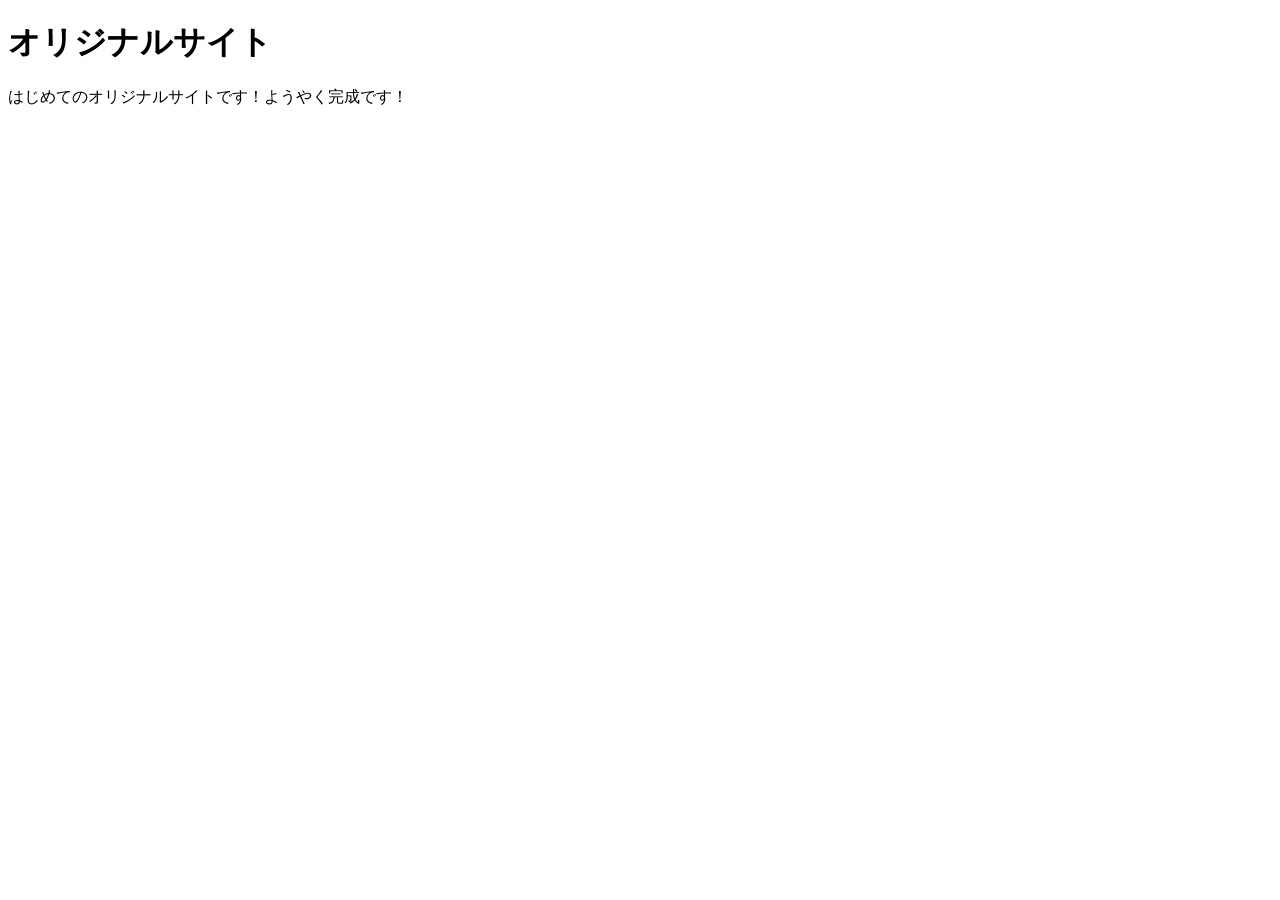
<file: index.html>
<!DOCTYPE html>
<html lang="ja">
<head>
  <meta charset="UTF-8">
  <meta name="viewport" content="width=device-width, initial-scale=1.0">
  <title>オリジナルサイト</title>
</head>
<body>
  <h1>オリジナルサイト</h1>
  <p>はじめてのオリジナルサイトです！ようやく完成です！</p>
</body>
</html>
</file>
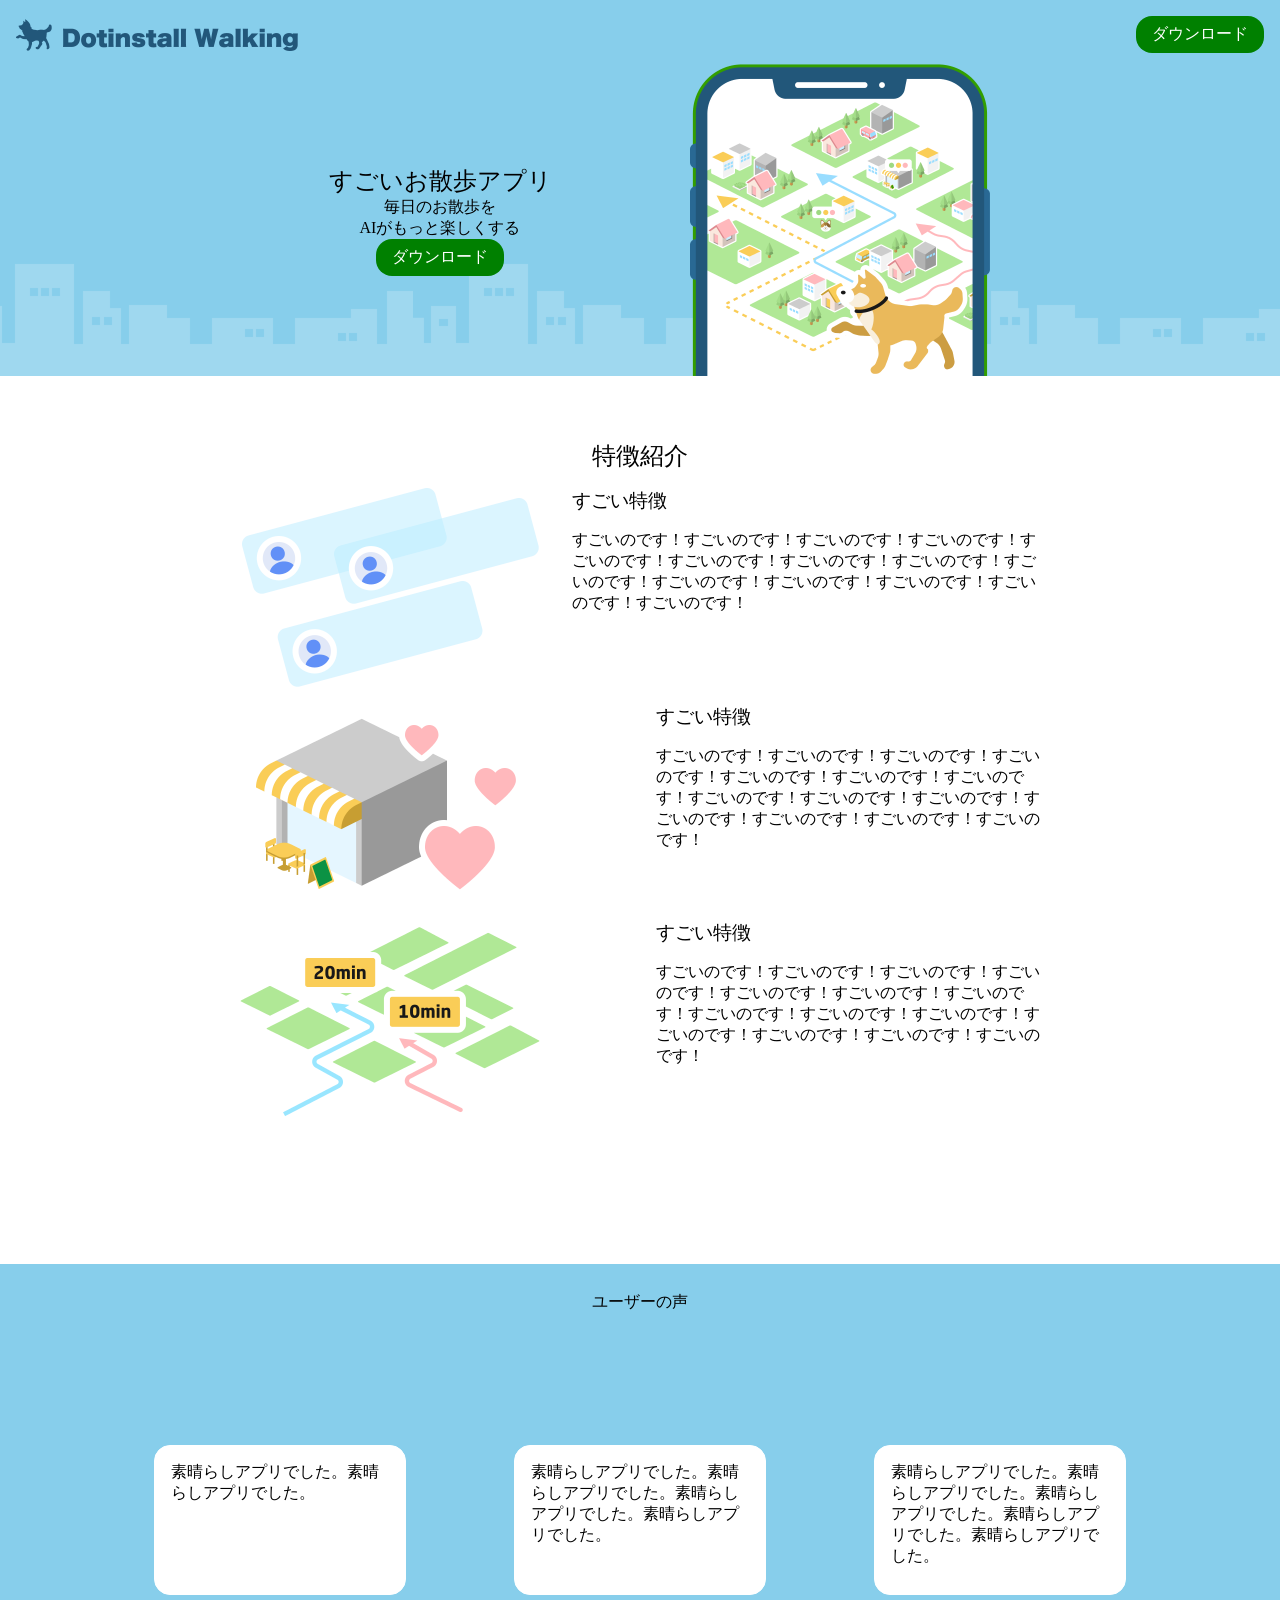
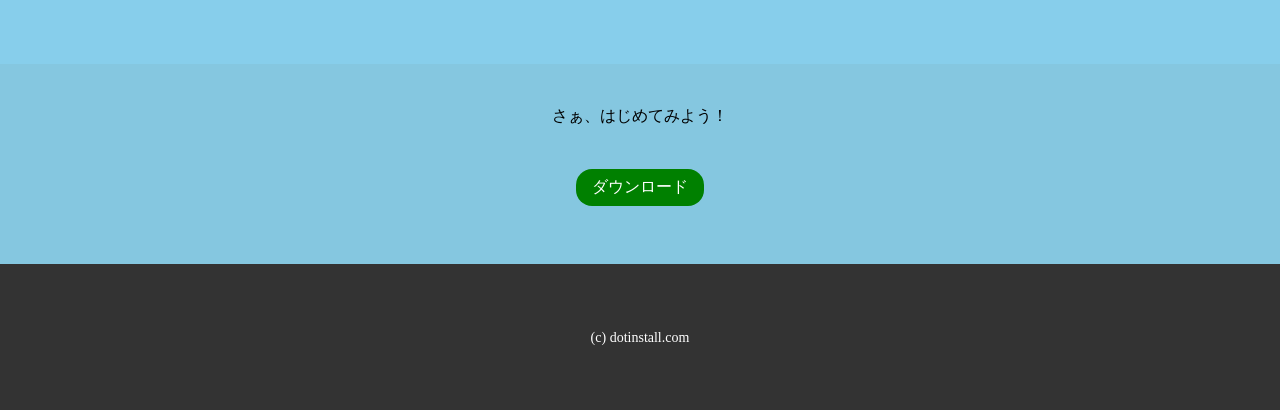
<file: MyWalkingApp/index.html>
<!DOCTYPE html>
<html lang="ja">
<head>
  <meta charset="UTF-8">
  <meta http-equiv="X-UA-Compatible" content="IE=edge">
  <meta name="viewport" content="width=device-width, initial-scale=1.0">
  <title>Dotinstall Walking - すごいお散歩アプリ</title>
  <link rel="icon" href="favicon.png" class="logo-sp">
  <link rel="stylesheet" href="style.css" class="logo-pc">
  <link rel="stylesheet" href="https://cdn.jsdelivr.net/npm/bootstrap-icons@1.10.3/font/bootstrap-icons.css">
</head>
<body>
  <header >
    <h1>
    <img src="logo-sp.png" alt="Dotinstall Walking" width="116" height="32" class="logo-sp">
    <img src="logo-pc.png" alt="Dotinstall Walking" width="284" height="32" class="logo-pc">
  </h1>
    <a href="#" class="btn">ダウンロード</a>
  </header>
<div id="target-2">

</div>
  <section class="hero">
    <div class="container">
    <div>
      <h2>すごいお散歩アプリ</h2>
      <p>毎日のお散歩を<br>AIがもっと楽しくする</p>
      <a href="#" class="btn">ダウンロード</a>
    </div>
    <div>
      <img src="app.png" width="300" height="312" alt="アプリの動作イメージ"class="ooo">
    </div>
    </div>
  </section>

  <section class="features container ">
    <h2>特徴紹介</h2>
    <section class="feature l">
      <div class="pic">
        <img src="feature-1.png" width="300" height="200" alt="すごい特徴のイメージ">
      </div>
      <div class="desc ">
        <h3>すごい特徴</h3>
        <p>すごいのです！すごいのです！すごいのです！すごいのです！すごいのです！すごいのです！すごいのです！すごいのです！すごいのです！すごいのです！すごいのです！すごいのです！すごいのです！すごいのです！</p>
  </div>
  </section>

  <section class="feature r">
    <div class="desc ">
    <img src="feature-2.png" alt="すごい特徴" width="300" height="200">
  </div>
  <div class="desc">
    <h3>すごい特徴</h3>
    <p>
      すごいのです！すごいのです！すごいのです！すごいのです！すごいのです！すごいのです！すごいのです！すごいのです！すごいのです！すごいのです！すごいのです！すごいのです！すごいのです！すごいのです！
    </p>
    </div>
  </section>

  <section class="feature l">
    <div class="desc">
    <img src="feature-3.png" alt="すごい特徴" width="300" height="200">
  </div>
  <div class="desc">
    <h3>すごい特徴</h3>
    <p>
      すごいのです！すごいのです！すごいのです！すごいのです！すごいのです！すごいのです！すごいのです！すごいのです！すごいのです！すごいのです！すごいのです！すごいのです！すごいのです！すごいのです！
    </p>
    </div>
  </section>
</section>

<section class="oo1">
<p>ユーザーの声</p>
<div class="aa1">
  <p class="www txt1">素晴らしアプリでした。素晴らしアプリでした。</p>
  <p class="www txt2">素晴らしアプリでした。素晴らしアプリでした。素晴らしアプリでした。素晴らしアプリでした。</p>
  <p class="www txt3">素晴らしアプリでした。素晴らしアプリでした。素晴らしアプリでした。素晴らしアプリでした。素晴らしアプリでした。</p>
</div>
</section>
<section class="oo2">
  <p>さぁ、はじめてみよう！</p> 
   <a href="#" class="btn">ダウンロード</a>
</section>



<footer>
  <small>(c) dotinstall.com</small>
</footer>
<a href="#" id="to_top">
  <i class="bi bi-arrow-up"></i>
</a>
<script src="main.js"></script>
</body>


</html>
</file>
<file: MyWalkingApp/style.css>
@charset "utf-8";
*{
  padding: 0;
  margin: 0;
  box-sizing: border-box;
}
/* common */
body {
  margin: 0;
}

h1 {
  margin: 0;
  font-size: 0;
}


.logo-pc {
  display: none;
}

img {
  vertical-align: bottom;
}

.btn {
  background-color: green;
  margin: 0;
  color: white;
  padding: 8px 16px;
  border-radius: 16px;
  text-decoration: none;
  display: inline-block;
}

/* Ａp追加 */
  header.scrolled{
    background-color: white;
  }
#to_top{
  position: fixed;
  right: 16px;
  bottom: 16px;
  opacity: 0;
}
#to_top.scrolled{
  opacity: 1;
}
i{
  font-size: 32px;
}
/* header */

header {
  display: flex;
  align-items: center;
  justify-content: space-between;
  padding: 16px;
  position: fixed;
  width: 100%;
}


/* hero */
.hero {
  /* background: skyblue; */
  /* background-image: url(bg.png); */
  /* background-repeat: repeat-x; */
  /* background-position: center bottom; */
  background: skyblue url(bg.png) repeat-x center bottom;
  text-align: center;
  padding-top: 64px;
}

.hero img {
  margin-top: 64px;
}

h2 {
  margin: 0;
  font-weight: normal;
  text-align: center;
}

p {
  margin: 0;
}

.container {
  max-width: 800px;
  margin: 0 auto;
  width: calc(100% - 32px);
  box-sizing: border-box;
}


.btn2 {
  background-color: green;
  margin-top: 64px;
  color: white;
  padding: 8px 16px;
  border-radius: 16px;
  text-decoration: none;
  display: inline-block;
}

h3 {
  margin: 0;
  font-weight: normal;
}


.features {
  padding: 64px 0;
}

.feature {
  margin-top: 64px;
}



.feature {
  margin-top: 16px;
}

.pic {
  text-align: center;
}


.oo1 {
  background: skyblue;
  padding: auto;
  height: 400px;
  width: 100%;
  display: block;
}

.oo1>p {
  text-align: center;
  padding: 28px;
  margin: 80px;
}

.aa1 {
  display: flex;
  margin: 100px;

}

.aa1 p {
  background: white;
  border: 1px solid white;
  border-radius: 16px;
  height: 150px;
  width: 100%;
  margin: 54px;
  padding: 16px;
}
.oo2 {
  background: rgb(133, 199, 224);
  padding: auto;
  height: 200px;
  width: 100%;
  text-align: center;
}

.oo2 p {
  padding: 42px;
}



.www.appear {
  opacity: 1;
  transform: none;
}
.www {
  opacity: 0;
  animation: www 0.5s ease forwards;
  
}
@keyframes www{
100%{
  transform: translateY(-50px);
  opacity: 1;
}
}
.www
.txt1{animation-delay: 0.5s;}
.txt2{animation-delay: 1s;}
.txt3{animation-delay: 1.5s;}



.feature p {
  margin-top: 16px;
}

footer {
  color: white;
  background: #333;
  text-align: center;
  padding: 64px;
}

small {
  font-size: 14px;
}

/* large screen */

@media (min-width: 600px) {

  /* header */

  .logo-sp {
    display: none;
  }

  .logo-pc {
    display: inline;
  }


  /* hero */

  .hero .container {
    display: flex;
    align-items: center;
  }

  .hero .container div {
    flex: 1;
  }

  .hero img {
    margin-top: 0;
  }


  /* features */

  .feature {
    display: flex;
    gap: 32px;
  }

  .pic {
    width: 300px;
  }



  .desc {
    flex: 1;
  }

  .reversed {
    flex-direction: row-reverse;
  }





  .feature {
    opacity: 0;
    transition: opacity 0.5s, transform 3s;

  }

  .feature.r {
    transform: translateX(+200px);
  }

  .feature.l {
    transform: translateX(-200px);
  }

  .feature.appear {
    opacity: 1;
    transform: none;
  }


  .ooo {
    opacity: 0;
    transition: opacity 0.2s, transform 0.5s;
  }

  .ooo {
    transform: translateY(+200px);
  }

  .ooo.appear {
    opacity: 1;
    transform: none;
  }
}
</file>
